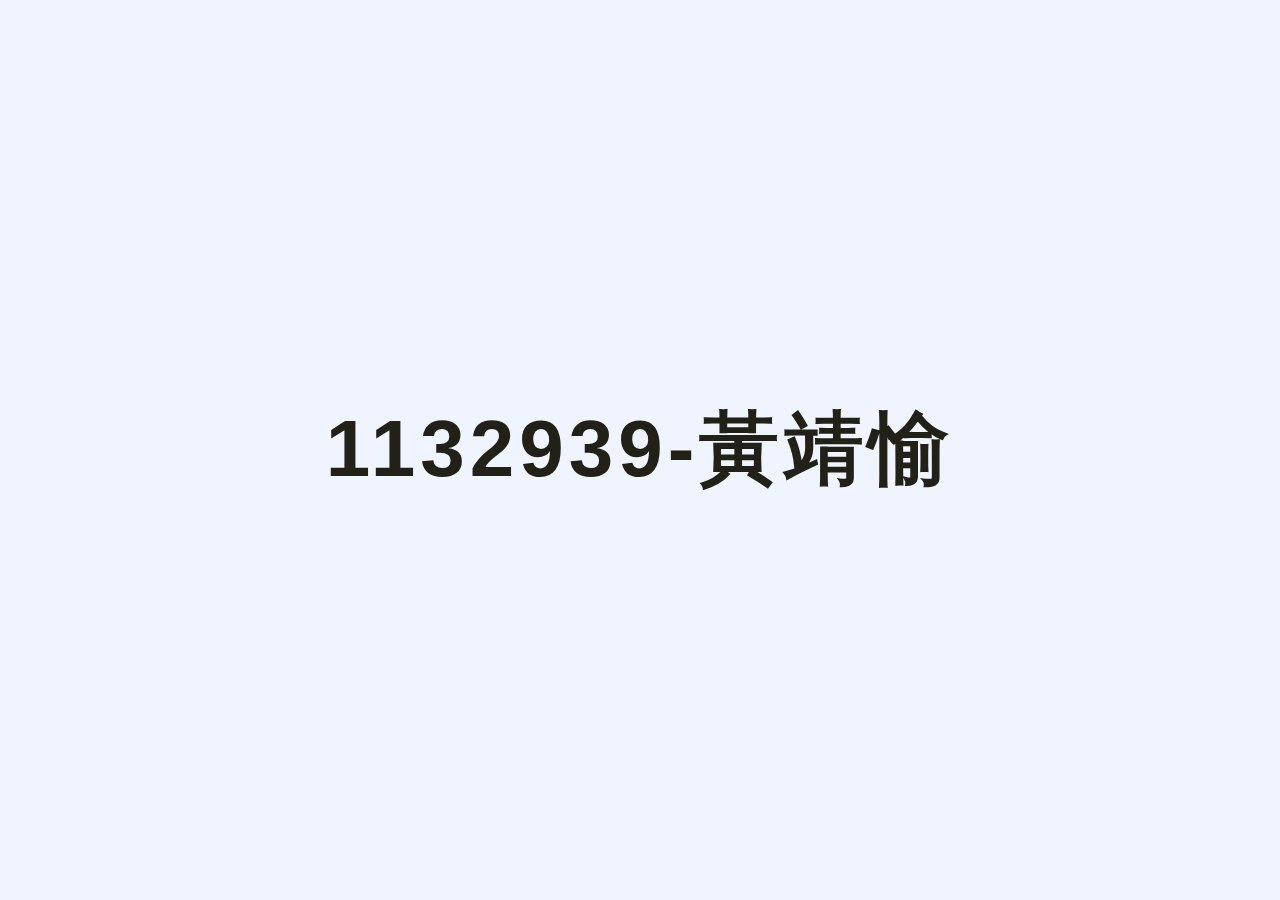
<file: index.html>
<!DOCTYPE html>
<html lang="zh-Hant">
<head>
  <meta charset="UTF-8">
  <meta name="viewport" content="width=device-width, initial-scale=1.0">
  <title>1132939</title>
  <style>
    body {
      margin: 0;
      height: 100vh;
      display: flex;
      justify-content: center;
      align-items: center;
      background-color: #f0f4ff; /* 淺藍背景，可自行改色 */
      font-family: Arial, Helvetica, sans-serif;
    }

    .number {
      font-size: 80px; /* 放大字體 */
      font-weight: bold; /* 粗體 */
      color: #212117; /* 深藍字體，可改顏色 */
      letter-spacing: 5px; /* 字距 */
    }
  </style>
</head>
<body>
  <div class="number">1132939-黃靖愉</div>
</body>
</html>
</file>
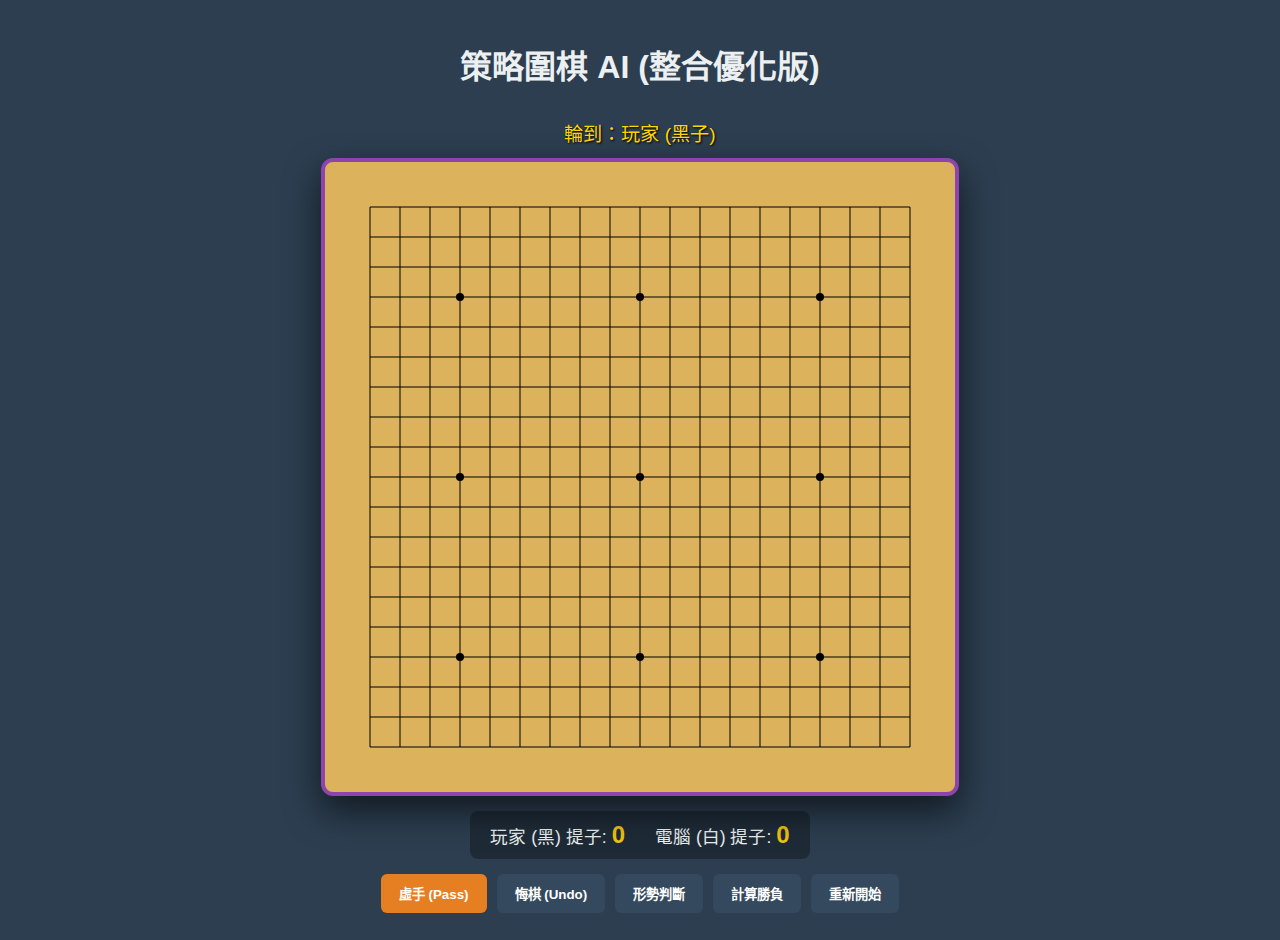
<file: FinalTerm/index.html>
<!DOCTYPE html>
<html lang="zh-TW">
<head>
    <meta charset="UTF-8">
    <title>1132939 -FinalTerm</title>
    <style>
        body { font-family: 'Segoe UI', Tahoma, Geneva, Verdana, sans-serif; background: #2c3e50; color: #ecf0f1; display: flex; flex-direction: column; align-items: center; min-height: 100vh; margin: 0; padding: 20px; }
        .game-container { position: relative; background: #DCB35C; padding: 15px; border-radius: 12px; box-shadow: 0 15px 35px rgba(0,0,0,0.6); border: 4px solid #8e44ad; }
        canvas { background: #DCB35C; cursor: pointer; display: block; }
        .info-panel { margin: 15px; display: flex; gap: 30px; font-size: 1.1rem; background: rgba(0,0,0,0.3); padding: 10px 20px; border-radius: 8px; }
        .score-box { text-align: center; }
        .score-box span { font-size: 1.5rem; font-weight: bold; color: #f1c40f; }
        .controls { display: flex; gap: 10px; flex-wrap: wrap; justify-content: center; max-width: 650px; }
        button { padding: 10px 18px; cursor: pointer; background: #34495e; color: #fff; border: none; border-radius: 6px; font-weight: bold; transition: 0.2s; }
        button:hover { background: #5d6d7e; transform: translateY(-2px); }
        button.primary { background: #e67e22; }
        button.primary:hover { background: #d35400; }
        #statusText { margin: 10px 0; color: #ffd700; font-size: 1.2rem; min-height: 1.5em; text-shadow: 1px 1px 2px #000; }
    </style>
</head>
<body>

    <h1>策略圍棋 AI (整合優化版)</h1>
    
    <div id="statusText">載入中...</div>

    <div class="game-container">
        <canvas id="goBoard" width="600" height="600"></canvas>
    </div>

    <div class="info-panel">
        <div class="score-box">玩家 (黑) 提子: <span id="blackScore">0</span></div>
        <div class="score-box">電腦 (白) 提子: <span id="whiteScore">0</span></div>
    </div>

    <div class="controls">
        <button class="primary" onclick="passTurn()">虛手 (Pass)</button>
        <button onclick="undoMove()">悔棋 (Undo)</button>
        <button onclick="toggleTerritory()">形勢判斷</button>
        <button onclick="calculateResult()">計算勝負</button>
        <button onclick="resetGame()">重新開始</button>
    </div>

<script>
    const canvas = document.getElementById('goBoard');
    const ctx = canvas.getContext('2d');
    const BOARD_SIZE = 19;
    const MARGIN = 30;
    const CELL_SIZE = (600 - MARGIN * 2) / (BOARD_SIZE - 1);

    let board = [];
    let currentPlayer = 1;
    let capturedStones = { black: 0, white: 0 };
    let boardHistory = []; 
    let showTerritory = false;
    let lastMove = null;

    function init() {
        board = Array.from({ length: BOARD_SIZE }, () => Array(BOARD_SIZE).fill(0));
        currentPlayer = 1;
        capturedStones = { black: 0, white: 0 };
        boardHistory = [];
        lastMove = null;
        saveHistory();
        updateUI();
        drawBoard();
    }

    function saveHistory() {
        boardHistory.push({
            board: JSON.parse(JSON.stringify(board)),
            captured: { ...capturedStones },
            player: currentPlayer,
            lastMove: lastMove ? {...lastMove} : null
        });
        if (boardHistory.length > 100) boardHistory.shift();
    }

    function undoMove() {
        if (boardHistory.length > 2) {
            boardHistory.pop(); // 移除電腦那步
            boardHistory.pop(); // 移除玩家那步
            const state = boardHistory[boardHistory.length - 1];
            board = JSON.parse(JSON.stringify(state.board));
            capturedStones = { ...state.captured };
            currentPlayer = 1;
            lastMove = state.lastMove;
            drawBoard();
            updateUI();
        } else {
            alert("已經是初始狀態了！");
        }
    }

    function toggleTerritory() {
        showTerritory = !showTerritory;
        drawBoard();
        document.getElementById('statusText').innerText = showTerritory ? "提示：正標註雙方勢力範圍" : (currentPlayer === 1 ? "輪到：玩家 (黑子)" : "電腦思考中...");
    }

    // --- AI 邏輯 ---
    function computerPlay() {
        const candidates = getSmartCandidates(board, 2);
        if (candidates.length === 0) { passTurn(); return; }

        let bestMove = null;
        let maxWins = -1;

        candidates.forEach(move => {
            let wins = 0;
            const sims = 20; 
            for (let i = 0; i < sims; i++) {
                if (simulateRandomGame(board, move, 2) === 2) wins++;
            }
            if (wins > maxWins) { maxWins = wins; bestMove = move; }
        });

        if (bestMove) executeMove(bestMove.x, bestMove.y);
        else passTurn();
    }

    function getSmartCandidates(cur, p) {
        let list = [];
        const opp = 3 - p;
        for (let y = 0; y < BOARD_SIZE; y++) {
            for (let x = 0; x < BOARD_SIZE; x++) {
                if (cur[y][x] !== 0 || !isLegal(cur, x, y, p) || isTrueEye(cur, x, y, p)) continue;
                let weight = 1;
                let test = cur.map(r => [...r]);
                if (applyMove(test, x, y, p) > 0) weight += 80;

                let hasNeighbor = false;
                for(let dy=-2; dy<=2; dy++) {
                    for(let dx=-2; dx<=2; dx++) {
                        let nx=x+dx, ny=y+dy;
                        if(nx>=0 && nx<BOARD_SIZE && ny>=0 && ny<BOARD_SIZE && cur[ny][nx] !== 0) {
                            hasNeighbor = true;
                            if(cur[ny][nx] === opp) weight += 15;
                        }
                    }
                }
                if (hasNeighbor || (x%6===3 && y%6===3)) list.push({x, y, weight});
            }
        }
        return list.sort((a,b) => b.weight - a.weight).slice(0, 20);
    }

    function executeMove(x, y) {
        if (!isLegal(board, x, y, currentPlayer)) return;
        const captured = applyMove(board, x, y, currentPlayer);
        if (currentPlayer === 1) capturedStones.black += captured;
        else capturedStones.white += captured;

        lastMove = {x, y, color: currentPlayer};
        currentPlayer = 3 - currentPlayer;
        saveHistory();
        drawBoard();
        updateUI();

        if (currentPlayer === 2) {
            document.getElementById('statusText').innerText = "電腦正在尋找攻擊點...";
            setTimeout(computerPlay, 400);
        }
    }

    // --- 遊戲工具邏輯 ---
    function isLegal(b, x, y, p) {
        if (b[y][x] !== 0) return false;
        let test = b.map(r => [...r]);
        let captured = applyMove(test, x, y, p);
        return getGroup(test, x, y).liberties > 0 || captured > 0;
    }

    function applyMove(b, x, y, p) {
        b[y][x] = p;
        let total = 0;
        [[x+1,y],[x-1,y],[x,y+1],[x,y-1]].forEach(([nx,ny]) => {
            if (nx>=0 && nx<BOARD_SIZE && ny>=0 && ny<BOARD_SIZE && b[ny][nx] === (3-p)) {
                let g = getGroup(b, nx, ny);
                if (g.liberties === 0) {
                    g.stones.forEach(s => { b[s.y][s.x] = 0; total++; });
                }
            }
        });
        return total;
    }

    function getGroup(b, sx, sy) {
        const color = b[sy][sx], stones = [], visited = new Set(), stack = [{x:sx, y:sy}];
        let liberties = new Set();
        while(stack.length) {
            const {x,y} = stack.pop();
            const key = `${x},${y}`;
            if(visited.has(key)) continue;
            visited.add(key); stones.push({x,y});
            [[x+1,y],[x-1,y],[x,y+1],[x,y-1]].forEach(([nx,ny]) => {
                if(nx>=0 && nx<BOARD_SIZE && ny>=0 && ny<BOARD_SIZE) {
                    if(b[ny][nx] === 0) liberties.add(`${nx},${ny}`);
                    else if(b[ny][nx] === color) stack.push({x:nx, y:ny});
                }
            });
        }
        return {stones, liberties: liberties.size};
    }

    function isTrueEye(b,x,y,p) {
        if(b[y][x]!==0) return false;
        for(let [dx,dy] of [[1,0],[-1,0],[0,1],[0,-1]]) {
            let nx=x+dx, ny=y+dy;
            if(nx>=0 && nx<BOARD_SIZE && ny>=0 && ny<BOARD_SIZE && b[ny][nx]!==p) return false;
        }
        return true;
    }

    function getInfluence(x, y) {
        let bDist = 100, wDist = 100;
        for (let j = 0; j < BOARD_SIZE; j++) {
            for (let i = 0; i < BOARD_SIZE; i++) {
                if (board[j][i] !== 0) {
                    const d = Math.abs(x - i) + Math.abs(y - j);
                    if (board[j][i] === 1) bDist = Math.min(bDist, d);
                    else wDist = Math.min(wDist, d);
                }
            }
        }
        return bDist < wDist ? 1 : (wDist < bDist ? 2 : 0);
    }

    function calculateResult() {
        let bT = 0, wT = 6.5;
        for (let y = 0; y < BOARD_SIZE; y++) {
            for (let x = 0; x < BOARD_SIZE; x++) {
                if (board[y][x] === 1) bT++;
                else if (board[y][x] === 2) wT++;
                else {
                    const inf = getInfluence(x, y);
                    if (inf === 1) bT++; else if (inf === 2) wT++;
                }
            }
        }
        alert(`黑棋地盤: ${bT.toFixed(1)}\n白棋地盤 (含貼目): ${wT.toFixed(1)}\n\n結果: ${bT > wT ? "黑勝 " + (bT-wT).toFixed(1) + " 目" : "白勝 " + (wT-bT).toFixed(1) + " 目"}`);
    }

    function simulateRandomGame(sB, fM, p) {
        let tB = sB.map(r => [...r]);
        applyMove(tB, fM.x, fM.y, p);
        let cp = 3-p;
        for(let i=0; i<30; i++) {
            let rx = Math.floor(Math.random()*BOARD_SIZE), ry = Math.floor(Math.random()*BOARD_SIZE);
            if (tB[ry][rx] === 0 && isLegal(tB, rx, ry, cp)) { applyMove(tB, rx, ry, cp); cp = 3-cp; }
        }
        let b=0, w=0;
        for(let y=0; y<BOARD_SIZE; y++) for(let x=0; x<BOARD_SIZE; x++) { if(tB[y][x]===1) b++; if(tB[y][x]===2) w++; }
        return (w + 6.5) > b ? 2 : 1;
    }

    // --- 繪圖 ---
    function drawBoard() {
        ctx.fillStyle = "#DCB35C"; ctx.fillRect(0,0,600,600);
        ctx.strokeStyle = "#000"; ctx.lineWidth = 1;
        for(let i=0; i<BOARD_SIZE; i++) {
            ctx.beginPath();
            ctx.moveTo(MARGIN+i*CELL_SIZE, MARGIN); ctx.lineTo(MARGIN+i*CELL_SIZE, 600-MARGIN);
            ctx.moveTo(MARGIN, MARGIN+i*CELL_SIZE); ctx.lineTo(600-MARGIN, MARGIN+i*CELL_SIZE);
            ctx.stroke();
        }
        [[3,3],[3,9],[3,15],[9,3],[9,9],[9,15],[15,3],[15,9],[15,15]].forEach(([x,y]) => {
            ctx.beginPath(); ctx.arc(MARGIN+x*CELL_SIZE, MARGIN+y*CELL_SIZE, 4, 0, Math.PI*2);
            ctx.fillStyle="#000"; ctx.fill();
        });
        for(let y=0; y<BOARD_SIZE; y++) for(let x=0; x<BOARD_SIZE; x++) if(board[y][x]) drawStone(x,y,board[y][x]);
        if (showTerritory) {
            for(let y=0; y<BOARD_SIZE; y++) for(let x=0; x<BOARD_SIZE; x++) {
                if(board[y][x] === 0) {
                    let inf = getInfluence(x,y);
                    if(inf !== 0) {
                        ctx.globalAlpha = 0.4; ctx.fillStyle = inf === 1 ? "#000" : "#fff";
                        ctx.fillRect(MARGIN+x*CELL_SIZE-4, MARGIN+y*CELL_SIZE-4, 8, 8);
                        ctx.globalAlpha = 1.0;
                    }
                }
            }
        }
        if (lastMove) {
            ctx.strokeStyle = "red"; ctx.lineWidth = 2;
            ctx.beginPath(); ctx.arc(MARGIN+lastMove.x*CELL_SIZE, MARGIN+lastMove.y*CELL_SIZE, CELL_SIZE*0.2, 0, Math.PI*2);
            ctx.stroke();
        }
    }

    function drawStone(x,y,color) {
        const pX=MARGIN+x*CELL_SIZE, pY=MARGIN+y*CELL_SIZE;
        ctx.beginPath(); ctx.arc(pX, pY, CELL_SIZE*0.45, 0, Math.PI*2);
        const g = ctx.createRadialGradient(pX-5, pY-5, 2, pX, pY, CELL_SIZE*0.45);
        if(color===1) { g.addColorStop(0,"#555"); g.addColorStop(1,"#000"); }
        else { g.addColorStop(0,"#fff"); g.addColorStop(1,"#ddd"); }
        ctx.fillStyle = g; ctx.fill();
    }

    canvas.addEventListener('mousedown', (e) => {
        if(currentPlayer !== 1) return;
        const rect = canvas.getBoundingClientRect();
        const x = Math.round((e.clientX - rect.left - MARGIN) / CELL_SIZE);
        const y = Math.round((e.clientY - rect.top - MARGIN) / CELL_SIZE);
        if(x >= 0 && x < BOARD_SIZE && y >= 0 && y < BOARD_SIZE) executeMove(x, y);
    });

    function passTurn() {
        currentPlayer = 3 - currentPlayer;
        saveHistory(); drawBoard(); updateUI();
        if(currentPlayer === 2) setTimeout(computerPlay, 400);
    }

    function updateUI() {
        document.getElementById('blackScore').innerText = capturedStones.black;
        document.getElementById('whiteScore').innerText = capturedStones.white;
        document.getElementById('statusText').innerText = currentPlayer === 1 ? "輪到：玩家 (黑子)" : "電腦思考中...";
    }

    function resetGame() { if(confirm("重新開始？")) init(); }
    init();
</script>
</body>
</html>
</file>
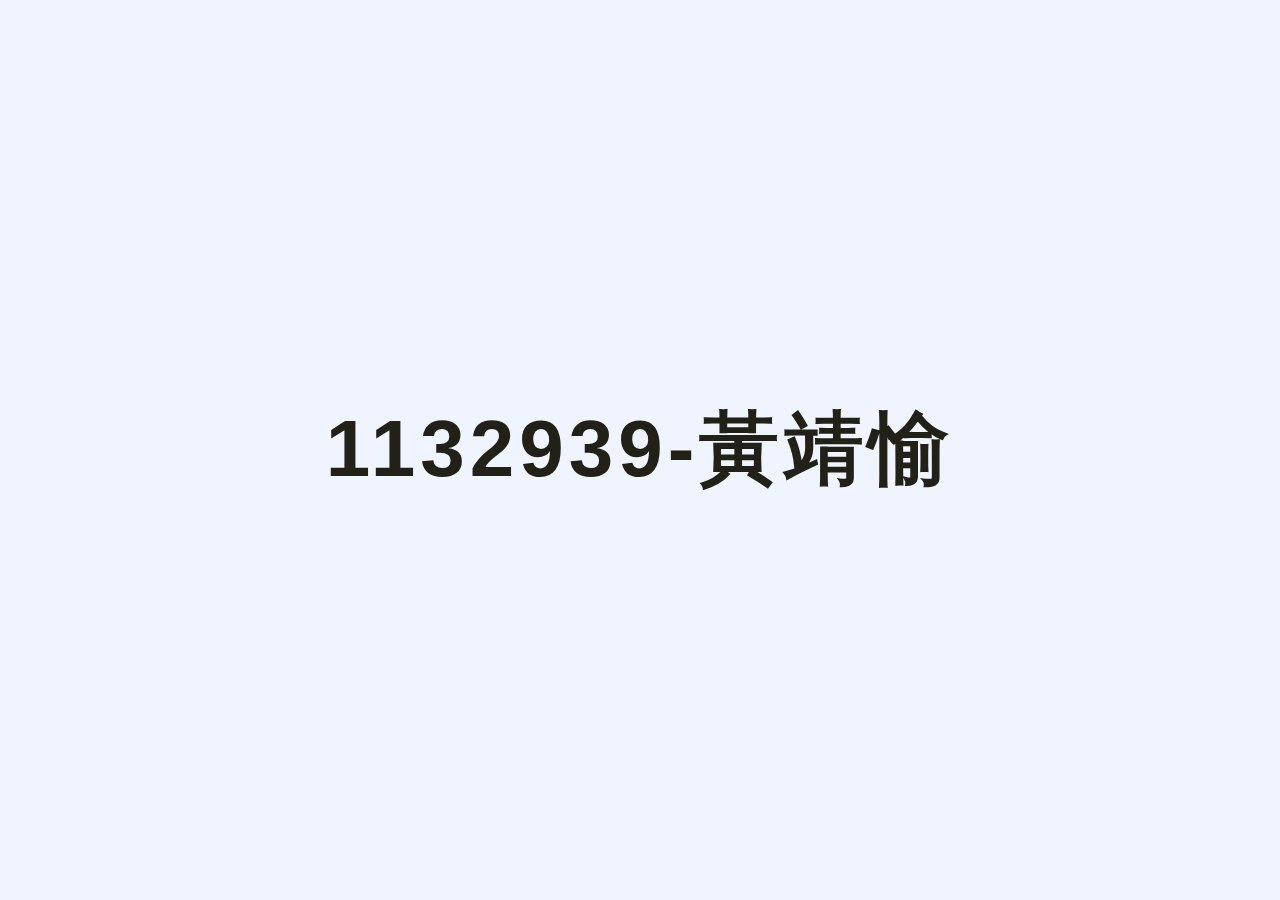
<file: HW05/index.html>
<!DOCTYPE html>
<html lang="zh-Hant">
<head>
  <meta charset="UTF-8">
  <meta name="viewport" content="width=device-width, initial-scale=1.0">
  <title>1132939</title>
  <style>
    body {
      margin: 0;
      height: 100vh;
      display: flex;
      justify-content: center;
      align-items: center;
      background-color: #f0f4ff; /* 淺藍背景，可自行改色 */
      font-family: Arial, Helvetica, sans-serif;
    }

    .number {
      font-size: 80px; /* 放大字體 */
      font-weight: bold; /* 粗體 */
      color: #212117; /* 深藍字體，可改顏色 */
      letter-spacing: 5px; /* 字距 */
    }
  </style>
</head>
<body>
  <div class="number">1132939-黃靖愉</div>
</body>
</html>
</file>
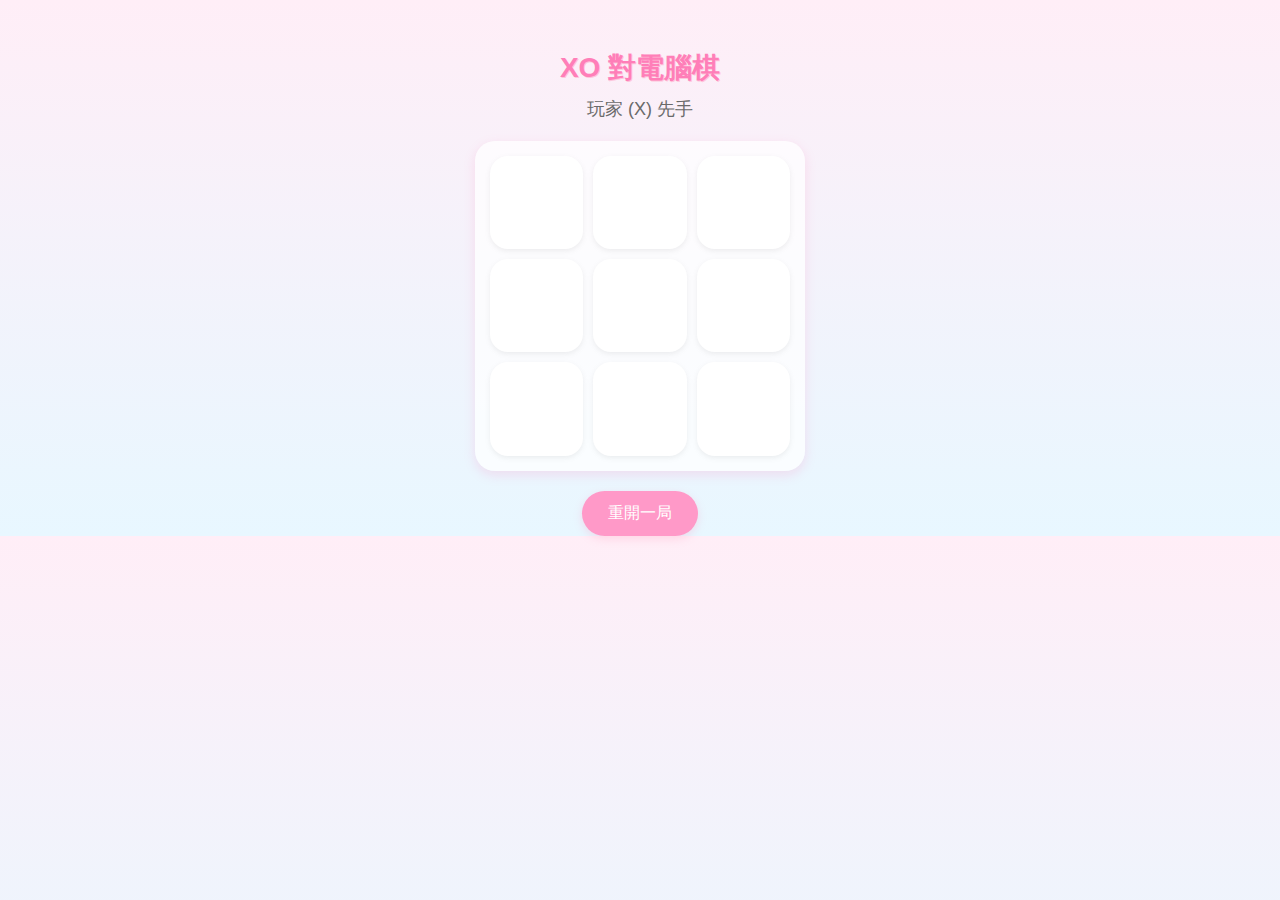
<file: HW09/index.html>
<!DOCTYPE html>
<html lang="zh">
  <head>
    <meta charset="UTF-8">
    <title>XO 對電腦棋</title>
    <link rel="stylesheet" href="style.css">
  </head>
  <body>
    <h1>XO 對電腦棋</h1>
    <div id="status">玩家 (X) 先手</div>
    <div id="board" class="board"></div>
    <div class="controls">
      <button onclick="resetGame()">重開一局</button>
    </div>
    <script src="script.js"></script>
  </body>
</html>
</file>
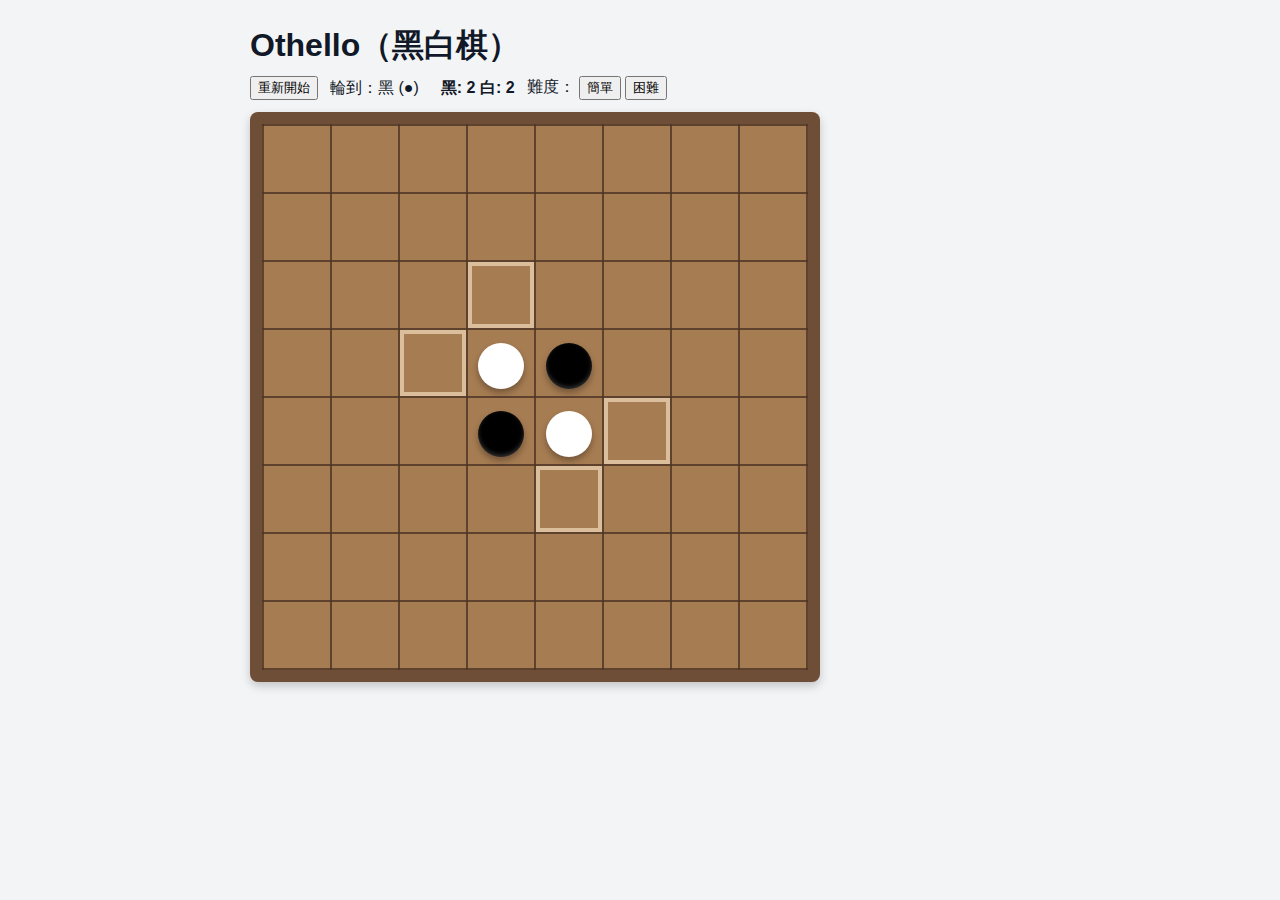
<file: HW10/index.html>
<!DOCTYPE html>
<html lang="zh-Hant">
<head>
    <meta charset="UTF-8">
    <meta name="viewport" content="width=device-width, initial-scale=1.0">
    <title>Othello（黑白棋）</title>
    <link rel="stylesheet" href="css/othello.css">
</head>
<body>
    <div class="container">
        <h1>Othello（黑白棋）</h1>

        <div id="controls">
            <button id="restartBtn">重新開始</button>
            <span id="turnInfo"></span>

            <div id="scoreBoard">
                黑: <span id="blackScore">2</span>
                白: <span id="whiteScore">2</span>
            </div>

            <!-- 難度選擇 -->
            <div id="difficultySelector">
                難度：
                <button onclick="setDifficulty('easy')">簡單</button>
                <button onclick="setDifficulty('hard')">困難</button>
            </div>
        </div>

        <div id="boardContainer">
            <table id="board" aria-label="Othello board"></table>
        </div>

        <div id="status"></div>
    </div>

    <script src="js/othello.js"></script>
</body>
</html>
</file>
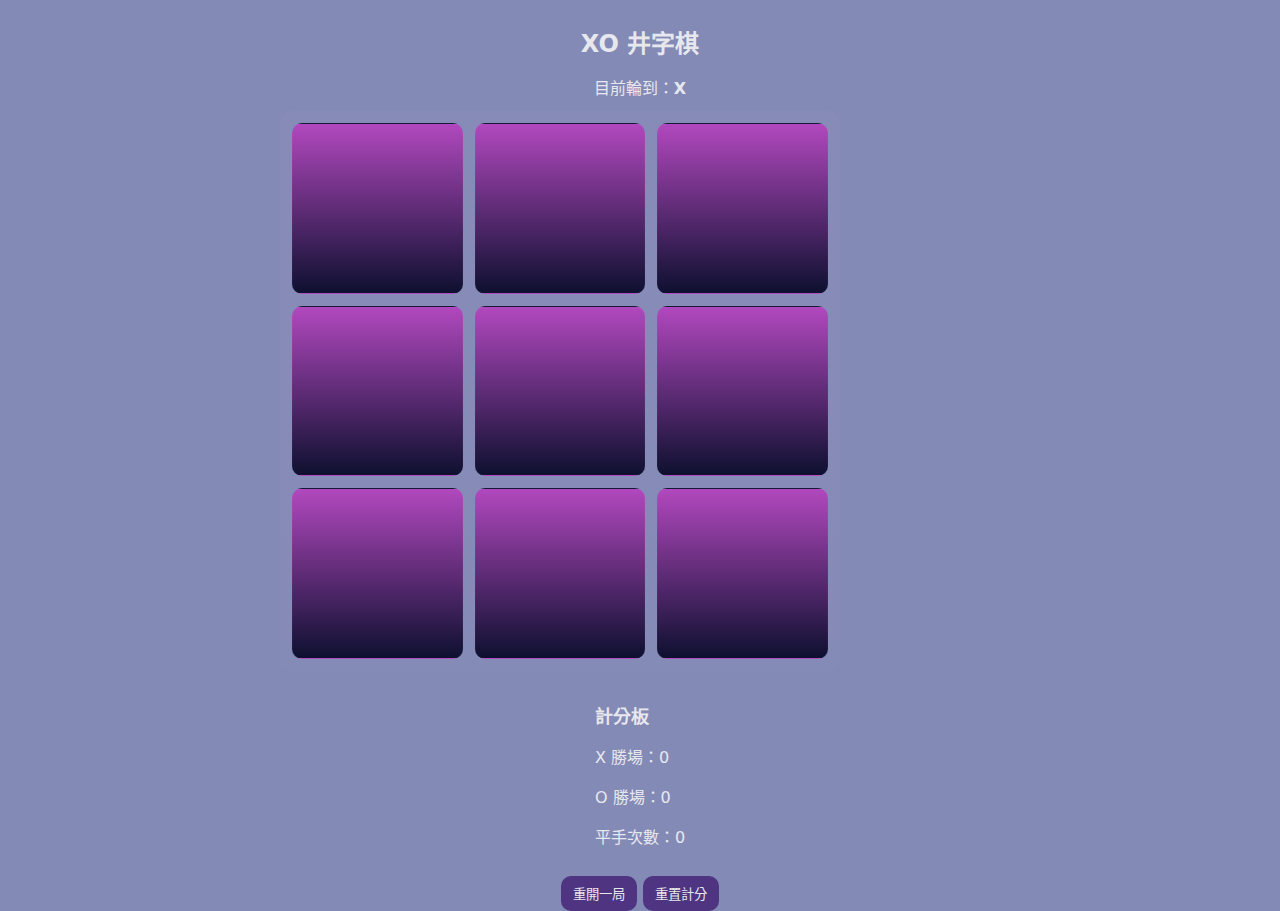
<file: HW08/HW08.html>
<!DOCTYPE html>
<html lang="zh-TW">
  <head>
    <meta charset="utf-8" />
    <meta name="viewport" content="width=device-width, initial-scale=1" />
    <title>XO 井字棋 — 雙人對戰</title>
    <link rel="stylesheet" href="HW08.css" />
  </head>

  <body>
    <main class="container">
      <h1>XO 井字棋</h1>

      <div class="status">
        <span>目前輪到：<strong id="turn">X</strong></span>
        <span id="state"></span>
      </div>

      <!-- 棋盤容器 (9 格) -->
      <section id="board" class="board" aria-label="井字棋棋盤">
        <button class="cell" data-idx="0"></button>
        <button class="cell" data-idx="1"></button>
        <button class="cell" data-idx="2"></button>
        <button class="cell" data-idx="3"></button>
        <button class="cell" data-idx="4"></button>
        <button class="cell" data-idx="5"></button>
        <button class="cell" data-idx="6"></button>
        <button class="cell" data-idx="7"></button>
        <button class="cell" data-idx="8"></button>
      </section>

      <!-- 計分板 -->
      <div class="scoreboard">
        <h2>計分板</h2>
        <p>X 勝場：<span id="score-x">0</span></p>
        <p>O 勝場：<span id="score-o">0</span></p>
        <p>平手次數：<span id="score-draw">0</span></p>
      </div>

      <!-- 控制按鈕 -->
      <div class="controls">
        <button id="reset">重開一局</button>
        <button id="reset-all">重置計分</button>
      </div>
    </main>

    <script src="HW08.js" defer></script>
  </body>
</html>
</file>
<file: HW09/style.css>
/* ===== 整體設定：柔和粉系、圓角、淡陰影 ===== */
body {
  margin: 0;
  font-family: "Microsoft JhengHei", sans-serif;
  text-align: center;
  background: linear-gradient(180deg, #ffeef7, #e8f7ff);
  padding-top: 30px;
  color: #555;
}

h1 {
  color: #ff7eb8;
  font-size: 28px;
  margin-bottom: 10px;
  text-shadow: 1px 1px rgba(255, 170, 200, 0.6);
}

#status {
  font-size: 18px;
  margin-bottom: 15px;
  color: #6a6a6a;
}

/* ===== 棋盤：柔色 + 圓角方格 ===== */
.board {
  width: 300px;
  height: 300px;
  margin: 20px auto;

  display: grid;
  grid-template-columns: repeat(3, 1fr);
  grid-template-rows: repeat(3, 1fr);
  gap: 10px;

  padding: 15px;
  background: #ffffffbb;
  border-radius: 20px;

  box-shadow: 0 4px 12px rgba(255, 120, 180, 0.2);
}

/* ===== 每一格：白、圓角、陰影、可愛 hover ===== */
.cell {
  background-color: white;
  border-radius: 18px;
  font-size: 2.2em;
  color: #ff82a9;

  display: flex;
  align-items: center;
  justify-content: center;

  cursor: pointer;
  transition: 0.25s;

  box-shadow: 0 2px 5px rgba(150, 150, 150, 0.15);
}

.cell:hover {
  background-color: #ffe3ee;
  transform: scale(1.06);
}

/* 玩家 X（粉色） */
.cell.x {
  color: #ff6fa8;
}

/* 電腦 O（天空藍） */
.cell.o {
  color: #6ab9ff;
}

/* ===== 按鈕：軟糖風格 ===== */
button {
  background: #ff99c8;
  color: white;
  border: none;
  padding: 12px 26px;
  font-size: 16px;
  border-radius: 25px;
  cursor: pointer;

  box-shadow: 0 3px 8px rgba(255, 140, 180, 0.25);
  transition: 0.25s;
}

button:hover {
  background: #ff82b3;
  transform: translateY(-2px);
}

button:active {
  background: #ff6fa2;
  transform: translateY(1px);
}

.controls {
  margin-top: 20px;
}
</file>
<file: HW10/css/othello.css>
body {
    font-family: -apple-system, BlinkMacSystemFont, "Segoe UI", Roboto, "Noto Sans", "Helvetica Neue", Arial;
    background: #f3f4f6;
    color: #111827;
}

.container {
    width: 780px;
    margin: 24px auto;
}

h1 {
    margin-bottom: 8px;
}

#controls {
    display: flex;
    align-items: center;
    gap: 12px;
    margin-bottom: 12px;
}

/* 棋盤容器 - 咖啡色底 */
#boardContainer {
    background: #6f4e37; /* 深咖啡色 */
    padding: 12px;
    border-radius: 8px;
    box-shadow: 0 4px 10px rgba(0,0,0,0.2);
    display: inline-block;
}

/* 棋盤格子 */
#board {
    border-collapse: collapse;
}

    #board td {
        width: 64px;
        height: 64px;
        border: 2px solid rgba(0,0,0,0.15);
        position: relative;
        background: #a67c52; /* 淺咖啡色格子 */
    }

.cell {
    cursor: pointer;
}

    /* 棋子樣式 - 立體感 + 翻轉動畫 */
    .cell .disc {
        width: 46px;
        height: 46px;
        border-radius: 50%;
        margin: auto;
        margin-top: 6px;
        box-shadow: 0 4px 6px rgba(0,0,0,0.3), inset 0 -2px 4px rgba(255,255,255,0.2);
        transition: transform 0.3s ease, background-color 0.3s ease;
        transform-style: preserve-3d;
        backface-visibility: hidden;
    }

/* 黑白棋顏色 */
.disc.black {
    background-color: black;
}

.disc.white {
    background-color: white;
}

/* 下棋提示格子 - 淺米色 */
.valid-move {
    box-shadow: inset 0 0 0 4px rgba(255, 235, 205, 0.6);
}

/* 翻棋動畫類別 */
.flip {
    transform: rotateY(180deg);
}

/* 分數與回合 */
#status {
    margin-top: 10px;
    font-weight: 600;
}

#scoreBoard {
    margin-left: 10px;
    font-weight: 600;
}

/* hover 效果 */
.cell:hover:not(.disc) {
    background-color: rgba(255, 235, 205, 0.3); /* 淺米色 hover */
    transition: background-color 0.2s ease;
}
</file>
<file: HW08/HW08.css>
/* === 先設定版面底圖 === */
:root {
  --bg: #848ab6;
  --text: #e7e8ee;
  --x: #ff6b6b;
  --o: #09ffed;
  --win: #ffe066;
}

* {
  box-sizing: border-box;
}

html, body {
  height: 100%;
}

body {
  margin: 0;
  font-family: 'Noto Sans TC', system-ui, -apple-system, sans-serif;
  background: var(--bg);
  color: var(--text);
  display: grid;
  place-items: center;
  padding: 24px;
}

/* === main 容器與標題 === */
.container {
  width: min(720px, 96%);
  text-align: center;
}

h1 {
  margin: 0 0 16px 0;
  font-size: 24px;
}

.status {
  margin-bottom: 12px;
}

/* === 棋盤樣式 === */
.board {
  display: grid;
  grid-template-columns: repeat(3, 1fr);
  gap: 12px;
  background: linear-gradient(180deg, rgba(255,255,255,0.02), rgba(255,255,255,0.01));
  padding: 12px;
  border-radius: 14px;
  width: min(560px, 92%);
  aspect-ratio: 1 / 1;
}

/* === 棋盤格樣式 === */
.cell {
  border-radius: 10px;
  background: linear-gradient(180deg, #b148be, #0e1030);
  border: 1px solid rgba(255,255,255,0.03);
  font-size: 48px;
  font-weight: 800;
  display: grid;
  place-items: center;
  cursor: pointer;
  user-select: none;
  -webkit-tap-highlight-color: transparent;
}

.cell.x {
  color: var(--x);
}

.cell.o {
  color: var(--o);
}

.cell.win {
  background: var(--win);
  color: #000;
}

/* === 計分板樣式 === */
.scoreboard {
  margin-top: 16px;
  text-align: left;
  display: inline-block;
}

.scoreboard h2 {
  margin-bottom: 8px;
  font-size: 18px;
}

/* === 控制按鈕 === */
.controls {
  margin-top: 12px;
}

button {
  padding: 8px 12px;
  border-radius: 10px;
  border: 0;
  background: #4f3481;
  color: var(--text);
  cursor: pointer;
}

button:disabled {
  opacity: .5;
  cursor: not-allowed;
}

/* 勝利閃爍動畫 */
@keyframes flash {
  0%, 100% { background-color: var(--win); }
  50% { background-color: #ffe066aa; } /* 半透明閃爍效果 */
}

.cell.flash {
  animation: flash 0.6s ease-in-out 3; /* 3 次閃爍 */
}
</file>
